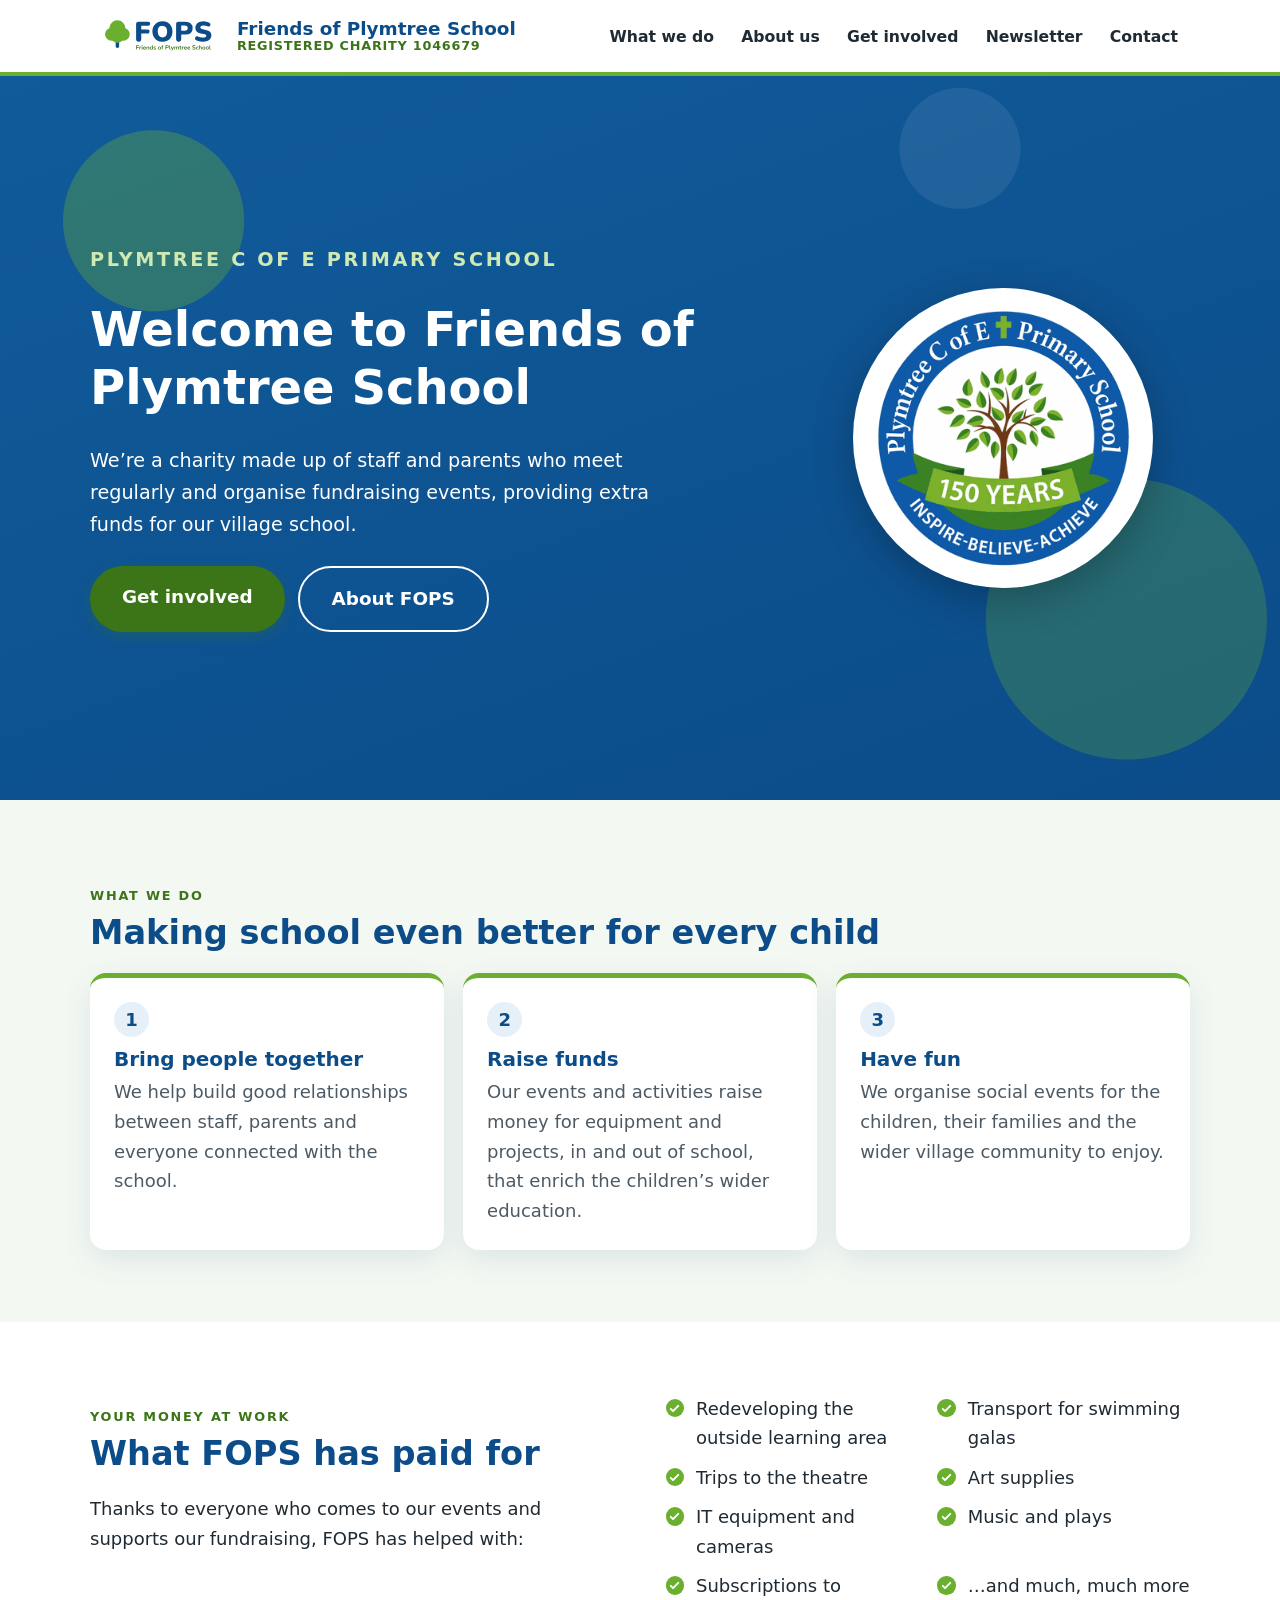
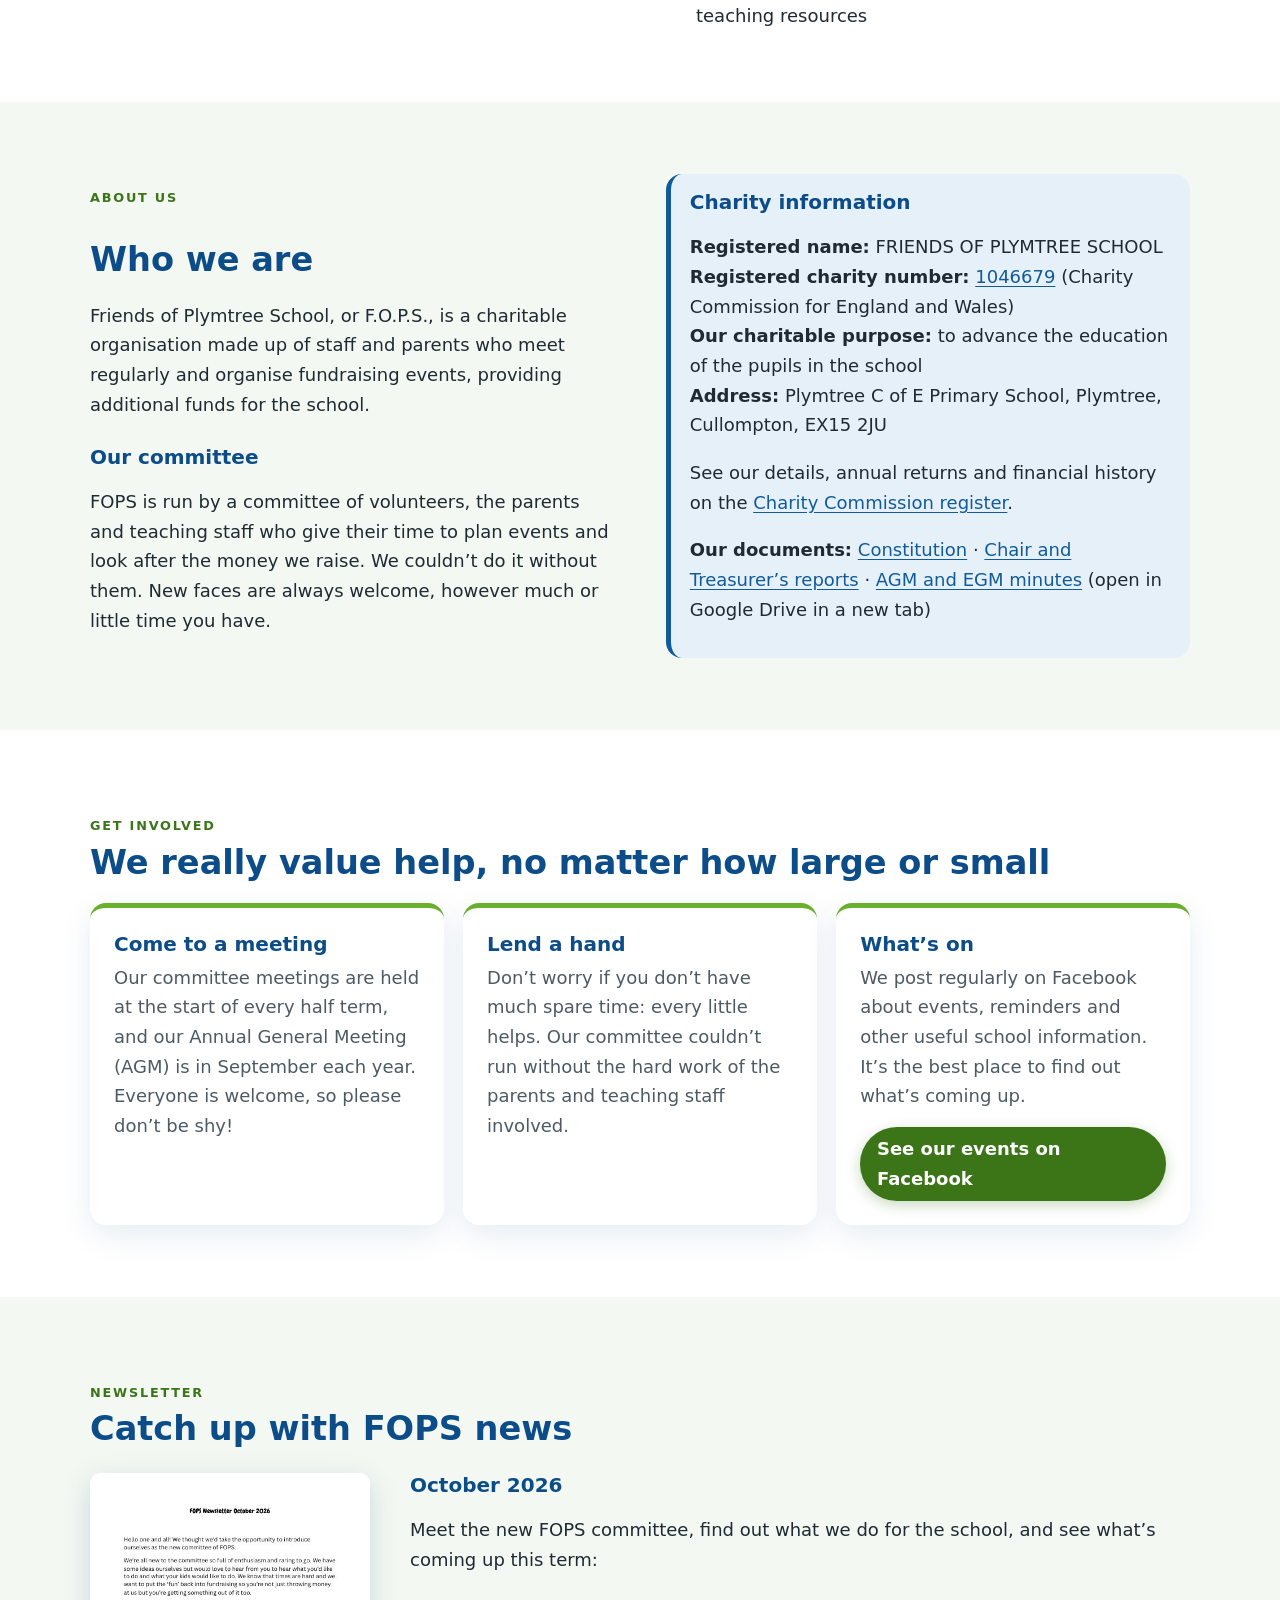
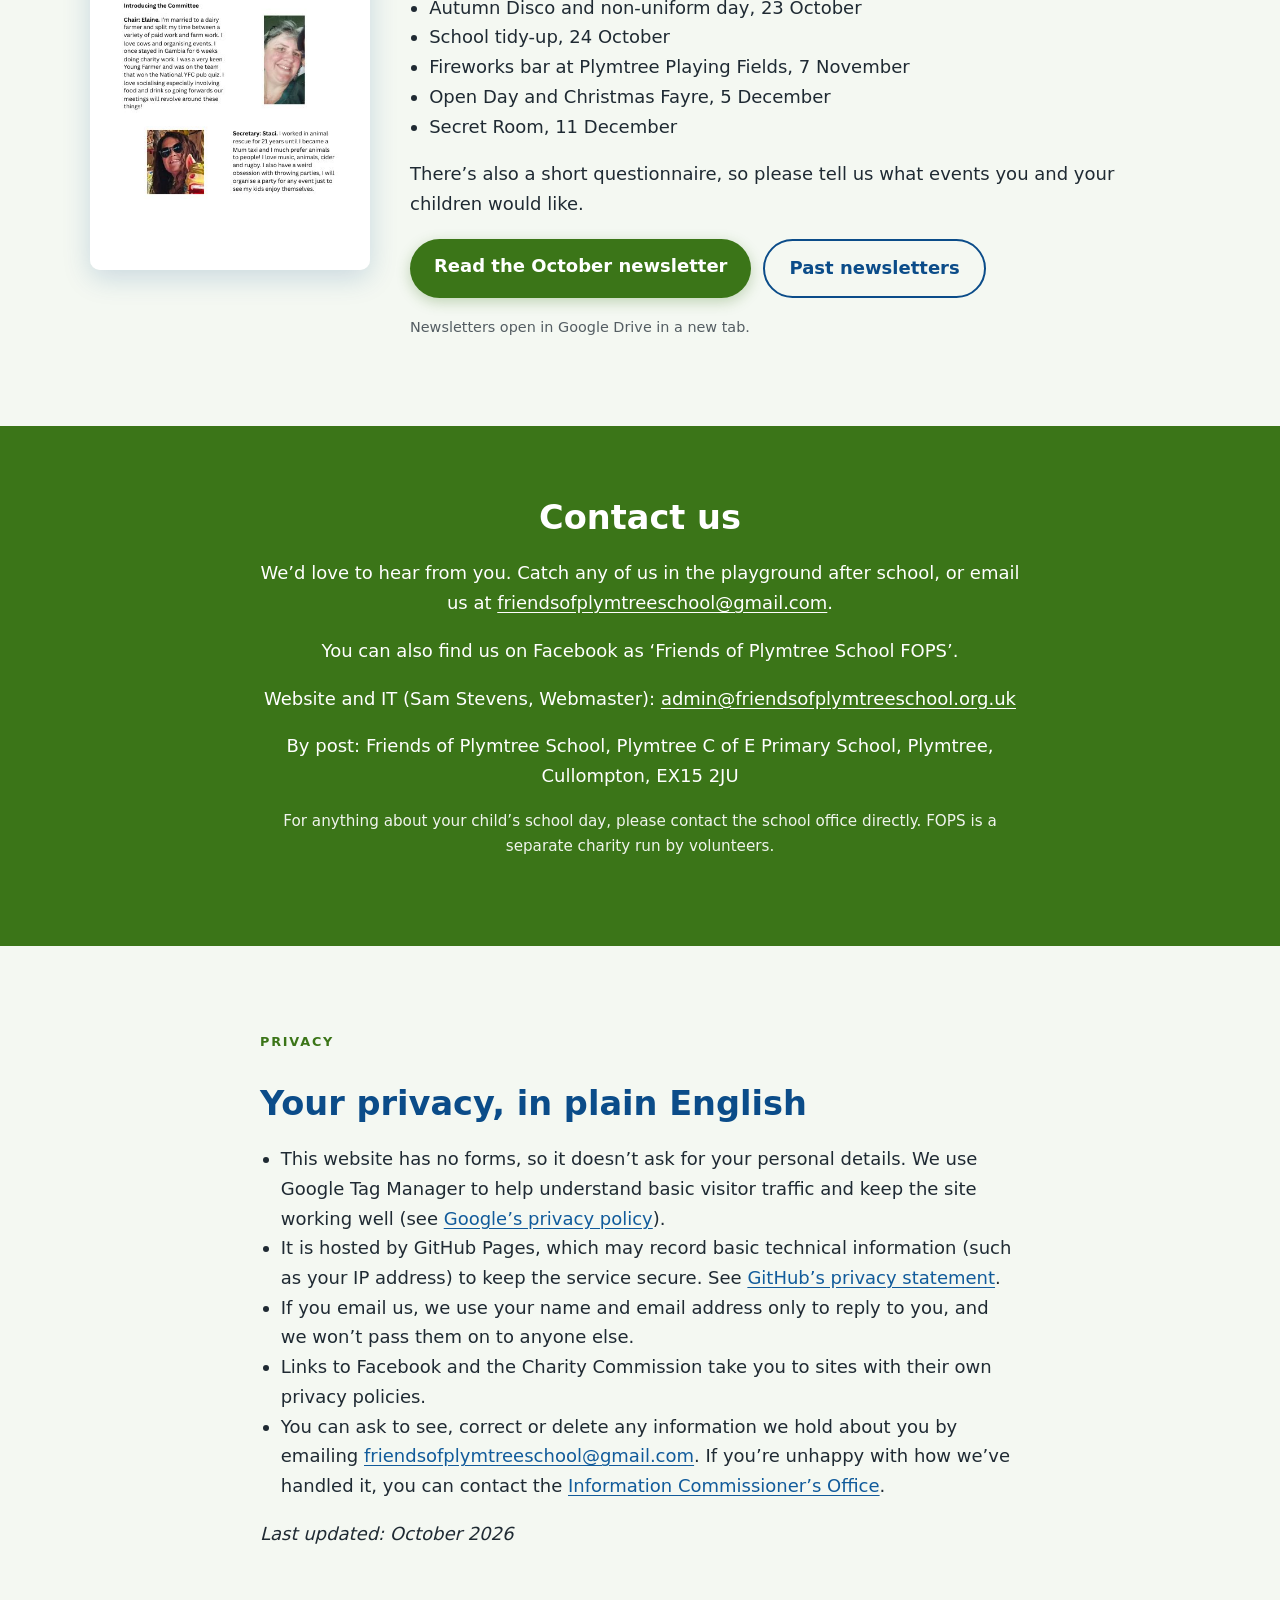
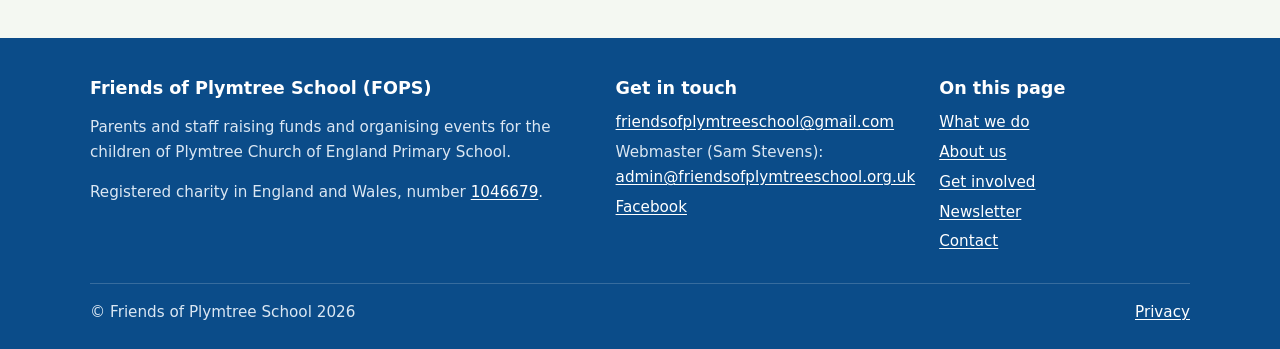
<file: index.html>
<!DOCTYPE html>
<html lang="en-GB">
<head>
<!-- Google Tag Manager -->
<script>(function(w,d,s,l,i){w[l]=w[l]||[];w[l].push({'gtm.start':
new Date().getTime(),event:'gtm.js'});var f=d.getElementsByTagName(s)[0],
j=d.createElement(s),dl=l!='dataLayer'?'&l='+l:'';j.async=true;j.src=
'https://www.googletagmanager.com/gtm.js?id='+i+dl;f.parentNode.insertBefore(j,f);
})(window,document,'script','dataLayer','GTM-ND59PD6M');</script>
<!-- End Google Tag Manager -->
<meta charset="utf-8">
<meta name="viewport" content="width=device-width, initial-scale=1">
<title>Friends of Plymtree School (FOPS)</title>
<meta name="description" content="Friends of Plymtree School (FOPS) is a registered charity of parents and staff raising funds for Plymtree C of E Primary School in Devon.">
<link rel="canonical" href="https://friendsofplymtreeschool.org.uk/">
<meta property="og:title" content="Friends of Plymtree School (FOPS)">
<meta property="og:description" content="Friends of Plymtree School (FOPS) is a registered charity of parents and staff raising funds for Plymtree C of E Primary School in Devon.">
<meta property="og:type" content="website">
<meta property="og:url" content="https://friendsofplymtreeschool.org.uk/">
<meta property="og:image" content="https://friendsofplymtreeschool.org.uk/images/og-image.png">
<meta name="theme-color" content="#0b4c89">
<link rel="icon" href="favicon.ico" sizes="48x48">
<link rel="icon" href="images/favicon.svg" type="image/svg+xml">
<link rel="icon" href="images/favicon-32x32.png" sizes="32x32" type="image/png">
<link rel="apple-touch-icon" href="images/apple-touch-icon.png" sizes="180x180">
<link rel="stylesheet" href="styles.css">
<script src="site-config.js"></script>
<script src="site.js" defer></script>
</head>
<body>
<!-- Google Tag Manager (noscript) -->
<noscript><iframe src="https://www.googletagmanager.com/ns.html?id=GTM-ND59PD6M"
height="0" width="0" style="display:none;visibility:hidden"></iframe></noscript>
<!-- End Google Tag Manager (noscript) -->
<a class="skip" href="#main">Skip to content</a>
<header class="site-header">
  <div class="wrap">
    <a class="brand" href="#top"><img class="brand-logo" src="images/fops-logo.svg" alt="FOPS – Friends of Plymtree School logo: a green tree" width="136" height="56"><span>Friends of Plymtree School<small>Registered charity<span class="hide-sm"> 1046679</span></small></span></a>
    <button class="menu-toggle" aria-expanded="false" aria-controls="site-nav">Menu</button>
    <nav class="site-nav" id="site-nav" aria-label="Main">
      <ul><li><a href="#what-we-do">What we do</a></li><li><a href="#about">About us</a></li><li><a href="#get-involved">Get involved</a></li><li><a href="#newsletter">Newsletter</a></li><li><a href="#contact">Contact</a></li></ul>
    </nav>
  </div>
</header>
<main id="main">

<section class="hero" id="top">
  <div class="wrap">
    <div>
      <p class="eyebrow">Plymtree C of E Primary School</p>
      <h1>Welcome to Friends of Plymtree School</h1>
      <p>We’re a charity made up of staff and parents who meet regularly and organise fundraising events, providing extra funds for our village school.</p>
      <div class="actions">
        <a class="btn big" href="#get-involved">Get involved</a>
        <a class="btn secondary big" href="#about">About FOPS</a>
      </div>
    </div>
    <img class="badge" src="images/logo.png" alt="Plymtree C of E Primary School badge: a tree with the words 150 years and Inspire, Believe, Achieve" width="320" height="320">
  </div>
</section>

<section id="what-we-do">
  <div class="wrap">
    <p class="eyebrow">What we do</p>
    <h2>Making school even better for every child</h2>
    <div class="cards">
      <div class="card"><span class="num" aria-hidden="true">1</span><h3>Bring people together</h3><p>We help build good relationships between staff, parents and everyone connected with the school.</p></div>
      <div class="card"><span class="num" aria-hidden="true">2</span><h3>Raise funds</h3><p>Our events and activities raise money for equipment and projects, in and out of school, that enrich the children’s wider education.</p></div>
      <div class="card"><span class="num" aria-hidden="true">3</span><h3>Have fun</h3><p>We organise social events for the children, their families and the wider village community to enjoy.</p></div>
    </div>
  </div>
</section>

<section class="alt" id="funded">
  <div class="wrap split">
    <div>
      <p class="eyebrow">Your money at work</p>
      <h2>What FOPS has paid for</h2>
      <p>Thanks to everyone who comes to our events and supports our fundraising, FOPS has helped with:</p>
    </div>
    <div>
      <ul class="ticks">
        <li>Redeveloping the outside learning area</li>
        <li>Transport for swimming galas</li>
        <li>Trips to the theatre</li>
        <li>Art supplies</li>
        <li>IT equipment and cameras</li>
        <li>Music and plays</li>
        <li>Subscriptions to teaching resources</li>
        <li>…and much, much more</li>
      </ul>
    </div>
  </div>
</section>

<section id="about">
  <div class="wrap split">
    <div class="prose">
      <p class="eyebrow">About us</p>
      <h2>Who we are</h2>
      <p>Friends of Plymtree School, or F.O.P.S., is a charitable organisation made up of staff and parents who meet regularly and organise fundraising events, providing additional funds for the school.</p>
      <h3>Our committee</h3>
      <p>FOPS is run by a committee of volunteers, the parents and teaching staff who give their time to plan events and look after the money we raise. We couldn’t do it without them. New faces are always welcome, however much or little time you have.</p>
    </div>
    <div>
      <div class="tip">
        <h3>Charity information</h3>
        <p><strong>Registered name:</strong> FRIENDS OF PLYMTREE SCHOOL<br>
        <strong>Registered charity number:</strong> <a href="https://register-of-charities.charitycommission.gov.uk/en/charity-search/-/charity-details/1046679">1046679</a> (Charity Commission for England and Wales)<br>
        <strong>Our charitable purpose:</strong> to advance the education of the pupils in the school<br>
        <strong>Address:</strong> Plymtree C of E Primary School, Plymtree, Cullompton, EX15 2JU</p>
        <p>See our details, annual returns and financial history on the <a href="https://register-of-charities.charitycommission.gov.uk/en/charity-search/-/charity-details/1046679">Charity Commission register</a>.</p>
        <p><strong>Our documents:</strong> <a href="https://drive.google.com/drive/folders/1EiTtOJ_ingO3CNO50eTLxxtRNE-x9sSE" target="_blank" rel="noopener">Constitution</a> · <a href="https://drive.google.com/drive/folders/1Nfi0Kq9slxiTd3ytHWzJPfw_mWixJ0w_" target="_blank" rel="noopener">Chair and Treasurer’s reports</a> · <a href="https://drive.google.com/drive/folders/1bqHXwDZ8vTLbsItGwt2N6Z8m-GwI32vG" target="_blank" rel="noopener">AGM and EGM minutes</a> (open in Google Drive in a new tab)</p>
      </div>
    </div>
  </div>
</section>

<section class="alt" id="get-involved">
  <div class="wrap">
    <p class="eyebrow">Get involved</p>
    <h2>We really value help, no matter how large or small</h2>
    <div class="cards">
      <div class="card"><h3>Come to a meeting</h3><p>Our committee meetings are held at the start of every half term, and our Annual General Meeting (AGM) is in September each year. Everyone is welcome, so please don’t be shy!</p></div>
      <div class="card"><h3>Lend a hand</h3><p>Don’t worry if you don’t have much spare time: every little helps. Our committee couldn’t run without the hard work of the parents and teaching staff involved.</p></div>
      <div class="card" data-show-if="facebook"><h3>What’s on</h3><p>We post regularly on Facebook about events, reminders and other useful school information. It’s the best place to find out what’s coming up.</p><p style="margin-top:1rem"><a class="btn small" href="https://www.facebook.com/friendsofplymtreeschool/" data-href="facebook">See our events on Facebook</a></p></div>
    </div>
  </div>
</section>

<section id="newsletter">
  <div class="wrap">
    <p class="eyebrow">Newsletter</p>
    <h2>Catch up with FOPS news</h2>
    <div class="newsletter">
      <a class="nl-cover" href="https://drive.google.com/file/d/1r9JbpabdI82ZHOAS40XWMG9ySwd1eqD3/view" target="_blank" rel="noopener"><img src="images/newsletter-2026-10.jpg" alt="Front page of the FOPS October 2026 newsletter" width="496" height="702" loading="lazy"></a>
      <div class="nl-text">
        <h3>October 2026</h3>
        <p>Meet the new FOPS committee, find out what we do for the school, and see what’s coming up this term:</p>
        <ul>
          <li>Autumn Disco and non-uniform day, 23 October</li>
          <li>School tidy-up, 24 October</li>
          <li>Fireworks bar at Plymtree Playing Fields, 7 November</li>
          <li>Open Day and Christmas Fayre, 5 December</li>
          <li>Secret Room, 11 December</li>
        </ul>
        <p>There’s also a short questionnaire, so please tell us what events you and your children would like.</p>
        <p class="nl-actions"><a class="btn" href="https://drive.google.com/file/d/1r9JbpabdI82ZHOAS40XWMG9ySwd1eqD3/view" target="_blank" rel="noopener">Read the October newsletter</a> <a class="btn secondary" href="https://drive.google.com/drive/folders/1zb9lkXYKOn_crTpn5YNtHcMIaOOQIcEy" target="_blank" rel="noopener">Past newsletters</a></p>
        <p class="nl-note">Newsletters open in Google Drive in a new tab.</p>
      </div>
    </div>
  </div>
</section>

<section class="cta-band" id="contact">
  <div class="narrow">
    <h2>Contact us</h2>
    <p>We’d love to hear from you. Catch any of us in the playground after school, or email us at <a href="mailto:friendsofplymtreeschool@gmail.com" data-href="email" data-cfg="email">friendsofplymtreeschool@gmail.com</a>.</p>
    <p data-show-if="facebook">You can also find us on Facebook as ‘Friends of Plymtree School FOPS’.</p>
    <p>Website and IT (Sam Stevens, Webmaster): <a href="mailto:admin@friendsofplymtreeschool.org.uk">admin@friendsofplymtreeschool.org.uk</a></p>
    <p>By post: Friends of Plymtree School, Plymtree C of E Primary School, Plymtree, Cullompton, EX15 2JU</p>
    <p class="small">For anything about your child’s school day, please contact the school office directly. FOPS is a separate charity run by volunteers.</p>
  </div>
</section>

<section id="privacy">
  <div class="narrow prose">
    <p class="eyebrow">Privacy</p>
    <h2>Your privacy, in plain English</h2>
    <ul>
      <li>This website has no forms, so it doesn’t ask for your personal details. We use Google Tag Manager to help understand basic visitor traffic and keep the site working well (see <a href="https://policies.google.com/privacy">Google’s privacy policy</a>).</li>
      <li>It is hosted by GitHub Pages, which may record basic technical information (such as your IP address) to keep the service secure. See <a href="https://docs.github.com/en/site-policy/privacy-policies/github-general-privacy-statement">GitHub’s privacy statement</a>.</li>
      <li>If you email us, we use your name and email address only to reply to you, and we won’t pass them on to anyone else.</li>
      <li>Links to Facebook and the Charity Commission take you to sites with their own privacy policies.</li>
      <li>You can ask to see, correct or delete any information we hold about you by emailing <a href="mailto:friendsofplymtreeschool@gmail.com" data-href="email" data-cfg="email">friendsofplymtreeschool@gmail.com</a>. If you’re unhappy with how we’ve handled it, you can contact the <a href="https://ico.org.uk/make-a-complaint/">Information Commissioner’s Office</a>.</li>
    </ul>
    <p><em>Last updated: October 2026</em></p>
  </div>
</section>
</main>
<footer class="site-footer">
  <div class="wrap">
    <div class="footer-grid">
      <div>
        <h3>Friends of Plymtree School (FOPS)</h3>
        <p>Parents and staff raising funds and organising events for the children of Plymtree Church of England Primary School.</p>
        <p>Registered charity in England and Wales, number <a href="https://register-of-charities.charitycommission.gov.uk/en/charity-search/-/charity-details/1046679">1046679</a>.</p>
      </div>
      <div>
        <h3>Get in touch</h3>
        <ul>
          <li><a href="mailto:friendsofplymtreeschool@gmail.com" data-href="email" data-cfg="email">friendsofplymtreeschool@gmail.com</a></li>
          <li>Webmaster (Sam Stevens): <a href="mailto:admin@friendsofplymtreeschool.org.uk">admin@friendsofplymtreeschool.org.uk</a></li>
          <li><a href="https://www.facebook.com/friendsofplymtreeschool/" data-href="facebook" data-hide-if-empty>Facebook</a></li>
        </ul>
      </div>
      <div>
        <h3>On this page</h3>
        <ul>
          <li><a href="#what-we-do">What we do</a></li><li><a href="#about">About us</a></li><li><a href="#get-involved">Get involved</a></li><li><a href="#newsletter">Newsletter</a></li><li><a href="#contact">Contact</a></li>
        </ul>
      </div>
    </div>
    <div class="footer-bottom">
      <span>&copy; Friends of Plymtree School <span data-year>2026</span></span>
      <a href="#privacy">Privacy</a>
    </div>
  </div>
</footer>
</body>
</html>
</file>
<file: styles.css>
/* Colours are taken from the school badge. */
:root {
  --navy: #0b4c89;
  --blue: #115b9b;
  --sky: #e6f0f9;
  --green: #6aaf2e;        /* badge green: decoration only */
  --green-dark: #3b7518;   /* green dark enough for white text */
  --cream: #f4f8f2;
  --paper: #ffffff;
  --ink: #1f2a33;
  --muted: #4d5a64;
  --radius: 16px;
  --shadow: 0 10px 30px rgba(11, 76, 137, .10);
  --sans: system-ui, -apple-system, "Segoe UI", Roboto, "Helvetica Neue", Arial, sans-serif;
  --round: "Trebuchet MS", "Segoe UI", system-ui, -apple-system, Roboto, Arial, sans-serif;
}
* { box-sizing: border-box; }
html { scroll-behavior: smooth; }
body { margin: 0; font-family: var(--sans); color: var(--ink); background: var(--cream); line-height: 1.65; font-size: 18px; }
img { max-width: 100%; height: auto; display: block; }
a { color: var(--blue); text-underline-offset: .15em; }
a:hover { color: var(--green-dark); }
:focus-visible { outline: 3px solid #f2b400; outline-offset: 2px; border-radius: 4px; }
h1, h2, h3 { font-family: var(--round); color: var(--navy); line-height: 1.2; margin: 0 0 .6em; }
h1 { font-size: clamp(2rem, 5vw, 3rem); }
h2 { font-size: clamp(1.5rem, 3.5vw, 2.1rem); }
h3 { font-size: 1.25rem; }
.wrap { width: min(1100px, 92vw); margin: 0 auto; }
.narrow { width: min(760px, 92vw); margin: 0 auto; }
.skip { position: absolute; left: -999px; top: 0; background: var(--navy); color: #fff; padding: .6rem 1rem; z-index: 99; }
.skip:focus { left: 1rem; }

/* Header */
.site-header { background: var(--paper); border-bottom: 4px solid var(--green); position: sticky; top: 0; z-index: 10; }
.site-header .wrap { display: flex; align-items: center; justify-content: space-between; gap: 1rem; padding: .5rem 0; position: relative; }
.brand { display: flex; align-items: center; gap: .7rem; text-decoration: none; color: var(--navy); }
.brand img { height: 56px; width: auto; }
.brand > span { font-family: var(--round); font-weight: 700; font-size: 1.15rem; line-height: 1.15; }
.brand small { display: block; font-weight: 600; font-size: .8rem; color: var(--green-dark); letter-spacing: .06em; text-transform: uppercase; }
.site-nav ul { list-style: none; display: flex; gap: .2rem; margin: 0; padding: 0; align-items: center; }
.site-nav a { text-decoration: none; color: var(--ink); padding: .5rem .75rem; border-radius: 999px; font-weight: 600; font-size: .98rem; }
.site-nav a:hover, .site-nav a[aria-current="page"] { background: var(--sky); color: var(--navy); }
.site-nav a.btn { color: #fff; }
.site-nav a.btn:hover, .site-nav a.btn[aria-current="page"] { background: var(--navy); color: #fff; }
.menu-toggle { display: none; background: none; border: 2px solid var(--navy); color: var(--navy); border-radius: 8px; padding: .35rem .8rem; font-size: 1rem; font-weight: 700; cursor: pointer; }

/* Buttons */
.btn { display: inline-block; background: var(--green-dark); color: #fff; text-decoration: none; font-weight: 700; padding: .8rem 1.5rem; border-radius: 999px; box-shadow: 0 4px 14px rgba(59, 117, 24, .28); transition: transform .15s, background .15s; }
.btn:hover { background: #2f5f13; color: #fff; transform: translateY(-1px); }
.btn.secondary { background: transparent; color: var(--navy); border: 2px solid var(--navy); box-shadow: none; }
.btn.secondary:hover { background: var(--navy); color: #fff; }
.btn.small { padding: .45rem 1.05rem; }
.btn.big { font-size: 1.15rem; padding: 1rem 2rem; }

/* Hero */
.hero { position: relative; color: #fff; background:
  radial-gradient(circle at 12% 20%, rgba(106,175,46,.35) 0 90px, transparent 91px),
  radial-gradient(circle at 88% 75%, rgba(106,175,46,.28) 0 140px, transparent 141px),
  radial-gradient(circle at 75% 10%, rgba(255,255,255,.08) 0 60px, transparent 61px),
  linear-gradient(160deg, var(--blue), var(--navy)); }
.hero .wrap { position: relative; padding: clamp(3rem, 9vw, 6rem) 0; display: grid; grid-template-columns: 1.3fr .7fr; gap: 2rem; align-items: center; }
.hero h1 { color: #fff; }
.hero p { font-size: 1.2rem; max-width: 600px; margin: 0 0 1.6rem; }
.hero .badge { background: #fff; border-radius: 50%; padding: 6%; box-shadow: 0 12px 40px rgba(0,0,0,.25); max-width: 300px; justify-self: center; }
.hero .actions { display: flex; gap: .8rem; flex-wrap: wrap; }
.hero .btn.secondary { color: #fff; border-color: #fff; }
.hero .btn.secondary:hover { background: #fff; color: var(--navy); }
.hero .eyebrow { color: #cfe9b4; }
.page-hero { background: linear-gradient(160deg, var(--blue), var(--navy)); color: #fff; text-align: center; padding: 3rem 0 2.6rem; border-bottom: 6px solid var(--green); }
.page-hero h1 { color: #fff; margin: 0; }
.page-hero p { margin: .4rem auto 0; opacity: .92; max-width: 640px; }

/* Sections */
section { padding: clamp(2.5rem, 6vw, 4.5rem) 0; }
.alt { background: var(--paper); }
.eyebrow { text-transform: uppercase; letter-spacing: .14em; font-size: .8rem; font-weight: 700; color: var(--green-dark); margin-bottom: .4rem; }
.split { display: grid; grid-template-columns: 1fr 1fr; gap: clamp(1.5rem, 4vw, 3.5rem); align-items: start; }
.cards { display: grid; grid-template-columns: repeat(auto-fit, minmax(230px, 1fr)); gap: 1.2rem; }
.card { background: var(--paper); border-radius: var(--radius); padding: 1.5rem; box-shadow: var(--shadow); border-top: 5px solid var(--green); }
.card h3 { margin-bottom: .4rem; }
.card p { margin: 0; color: var(--muted); }
.card .num { display: inline-grid; place-items: center; width: 2.2rem; height: 2.2rem; border-radius: 50%; background: var(--sky); color: var(--navy); font-weight: 800; margin-bottom: .6rem; }
.ticks { list-style: none; padding: 0; margin: 0; display: grid; grid-template-columns: repeat(auto-fit, minmax(200px, 1fr)); gap: .6rem 1.2rem; }
.ticks li { padding-left: 1.9rem; position: relative; }
.ticks li::before { content: ""; position: absolute; left: 0; top: .3em; width: 1.15rem; height: 1.15rem; border-radius: 50%; background: var(--green) url("data:image/svg+xml,%3Csvg xmlns='http://www.w3.org/2000/svg' viewBox='0 0 20 20'%3E%3Cpath d='M5 10.5l3 3 7-7' fill='none' stroke='white' stroke-width='2.6' stroke-linecap='round' stroke-linejoin='round'/%3E%3C/svg%3E") center/80% no-repeat; }

/* Panels */
.panel { background: var(--paper); border-radius: var(--radius); box-shadow: var(--shadow); padding: clamp(1.5rem, 4vw, 2.5rem); display: flex; align-items: center; justify-content: space-between; gap: 1.5rem; border-left: 6px solid var(--green); }
.panel h2, .panel h3 { margin-bottom: .3rem; }
.panel p { margin: 0; max-width: 640px; color: var(--muted); }
.panel .btn { flex-shrink: 0; }
.tip { background: var(--sky); border-radius: var(--radius); padding: 1rem 1.2rem; border-left: 5px solid var(--blue); }
.cta-band { background: var(--green-dark); color: #fff; text-align: center; }
.cta-band h2 { color: #fff; }
.cta-band a:not(.btn) { color: #fff; }
.cta-band .btn { background: #fff; color: var(--green-dark); }
.cta-band .btn:hover { background: var(--sky); color: var(--navy); }

/* Contact */
.contact-list { list-style: none; padding: 0; margin: 0 0 1rem; display: grid; gap: .9rem; }
.contact-list li { display: flex; gap: .9rem; align-items: center; background: var(--paper); padding: 1rem 1.2rem; border-radius: var(--radius); box-shadow: var(--shadow); }
.contact-list .icon { font-size: 1.5rem; width: 2.2rem; text-align: center; }
.contact-list strong { display: block; font-size: .8rem; letter-spacing: .1em; text-transform: uppercase; color: var(--muted); }
.contact-list a, .contact-list address { font-size: 1.1rem; font-weight: 600; word-break: break-word; font-style: normal; }

/* Prose */
.prose h2 { margin-top: 2rem; }
.prose h3 { margin-top: 1.6rem; }
.prose ul { padding-left: 1.3rem; }

/* Footer */
.site-footer { background: var(--navy); color: #dbe7f3; padding: 2.5rem 0 1.5rem; font-size: .95rem; }
.site-footer a { color: #fff; }
.footer-grid { display: grid; grid-template-columns: 2fr 1fr 1fr; gap: 1.5rem; }
.site-footer h3 { color: #fff; font-size: 1.1rem; }
.site-footer ul { list-style: none; padding: 0; margin: 0; }
.site-footer li { margin: .3rem 0; }
.footer-bottom { border-top: 1px solid rgba(255,255,255,.18); margin-top: 1.5rem; padding-top: 1rem; display: flex; justify-content: space-between; flex-wrap: wrap; gap: .5rem; }

@media (max-width: 920px) {
  .menu-toggle { display: block; }
  .site-nav { display: none; position: absolute; top: 100%; left: -4vw; right: -4vw; background: var(--paper); border-bottom: 4px solid var(--green); box-shadow: var(--shadow); }
  .site-nav.open { display: block; }
  .site-nav ul { flex-direction: column; align-items: stretch; padding: .6rem 4vw 1rem; }
  .site-nav a { display: block; padding: .8rem 1rem; }
  .site-nav a.btn { text-align: center; margin-top: .4rem; }
}
@media (max-width: 760px) {
  body { font-size: 17px; }
  .hero .wrap, .split, .footer-grid { grid-template-columns: 1fr; }
  .hero .badge { max-width: 180px; order: -1; }
  .panel { flex-direction: column; align-items: flex-start; }
  .brand img { height: 44px; width: auto; }
  .brand > span { font-size: 1rem; }
  .brand .hide-sm { display: none; }
}
@media (prefers-reduced-motion: reduce) { html { scroll-behavior: auto; } .btn { transition: none; } }
section[id] { scroll-margin-top: 80px; }
.cta-band .small { font-size: .95rem; opacity: .92; }
.tip h3 { margin-top: 0; }

/* Newsletter */
.newsletter { display: grid; grid-template-columns: minmax(180px, 280px) 1fr; gap: 2.5rem; align-items: start; margin-top: 1.5rem; }
.nl-cover img { width: 100%; height: auto; display: block; border-radius: 10px; box-shadow: 0 8px 28px rgba(11,76,137,.18); transition: transform .15s; }
.nl-cover:hover img { transform: translateY(-3px); }
.nl-text h3 { margin-top: 0; }
.nl-text ul { padding-left: 1.2rem; }
.nl-actions { display: flex; flex-wrap: wrap; gap: .75rem; margin-top: 1.25rem; }
.nl-note { font-size: .9rem; opacity: .75; }
@media (max-width: 700px) { .newsletter { grid-template-columns: 1fr; } .nl-cover { max-width: 240px; margin: 0 auto; } }
</file>
